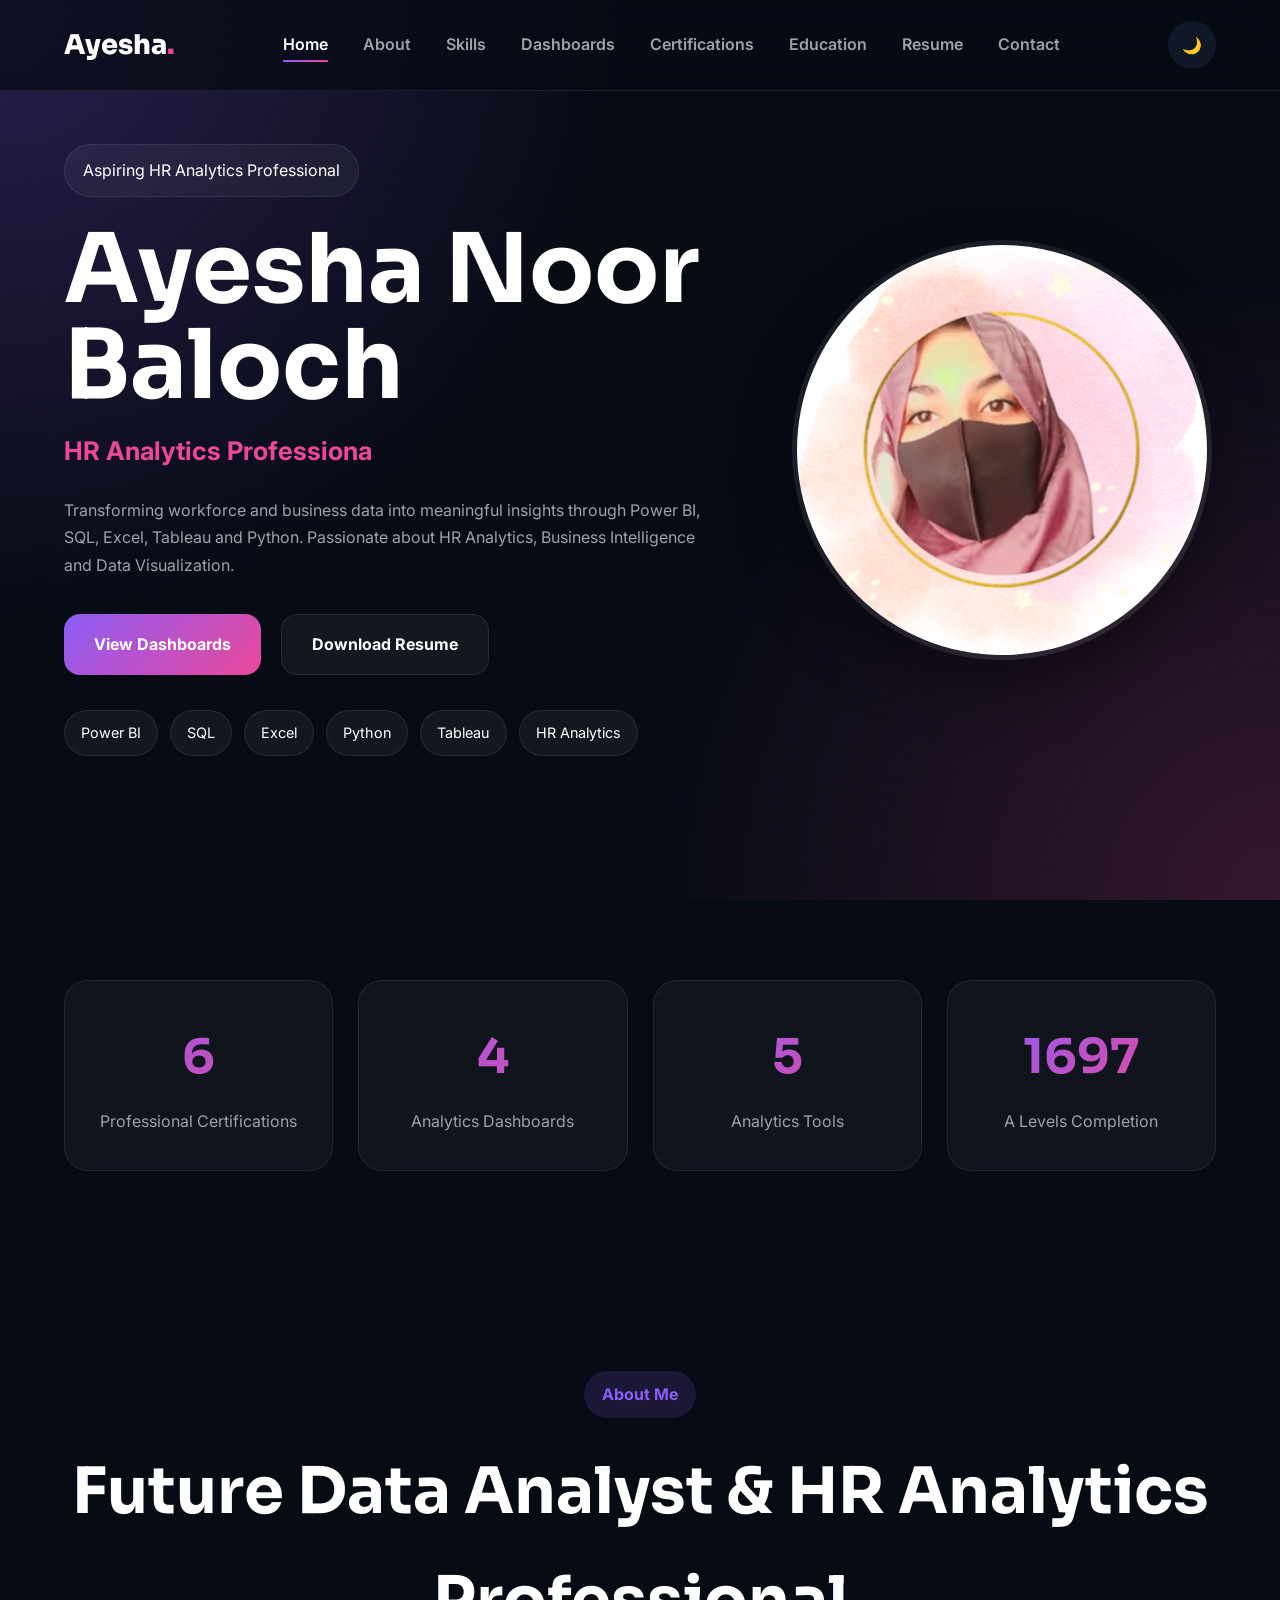
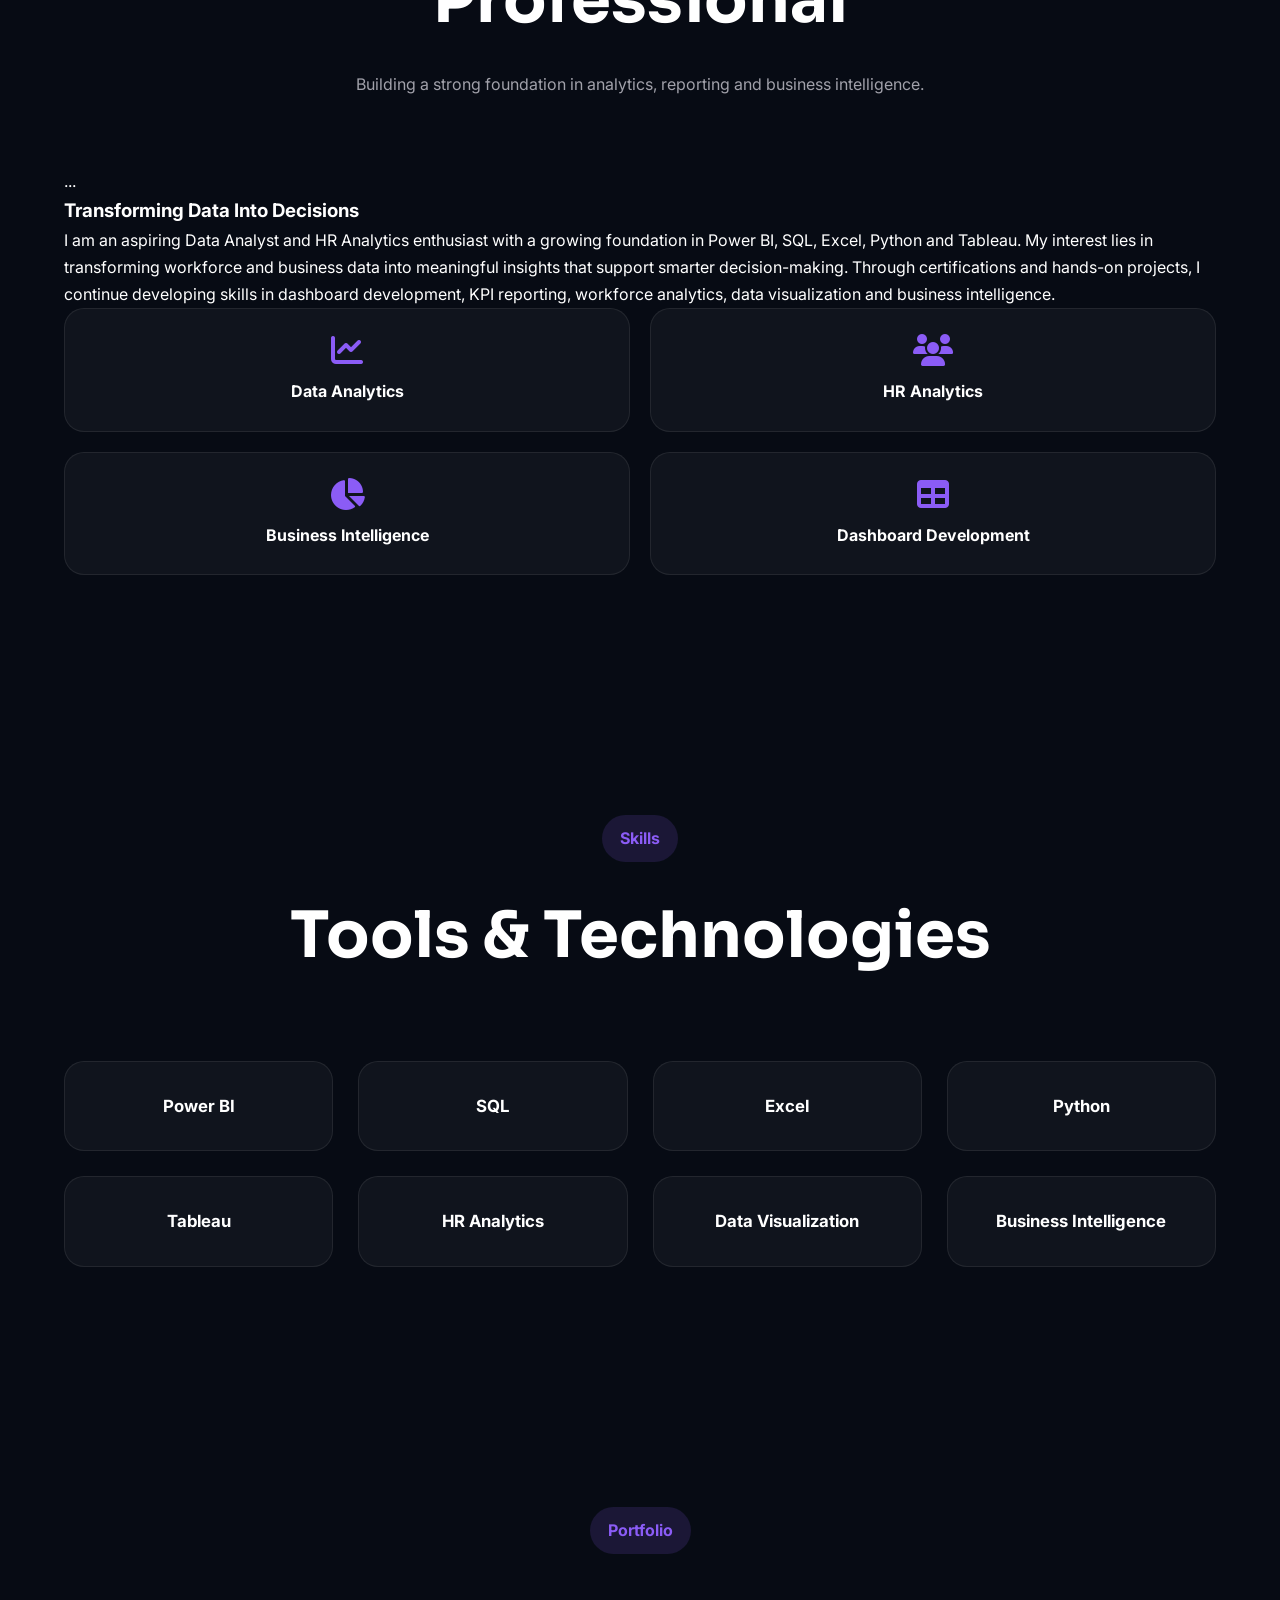
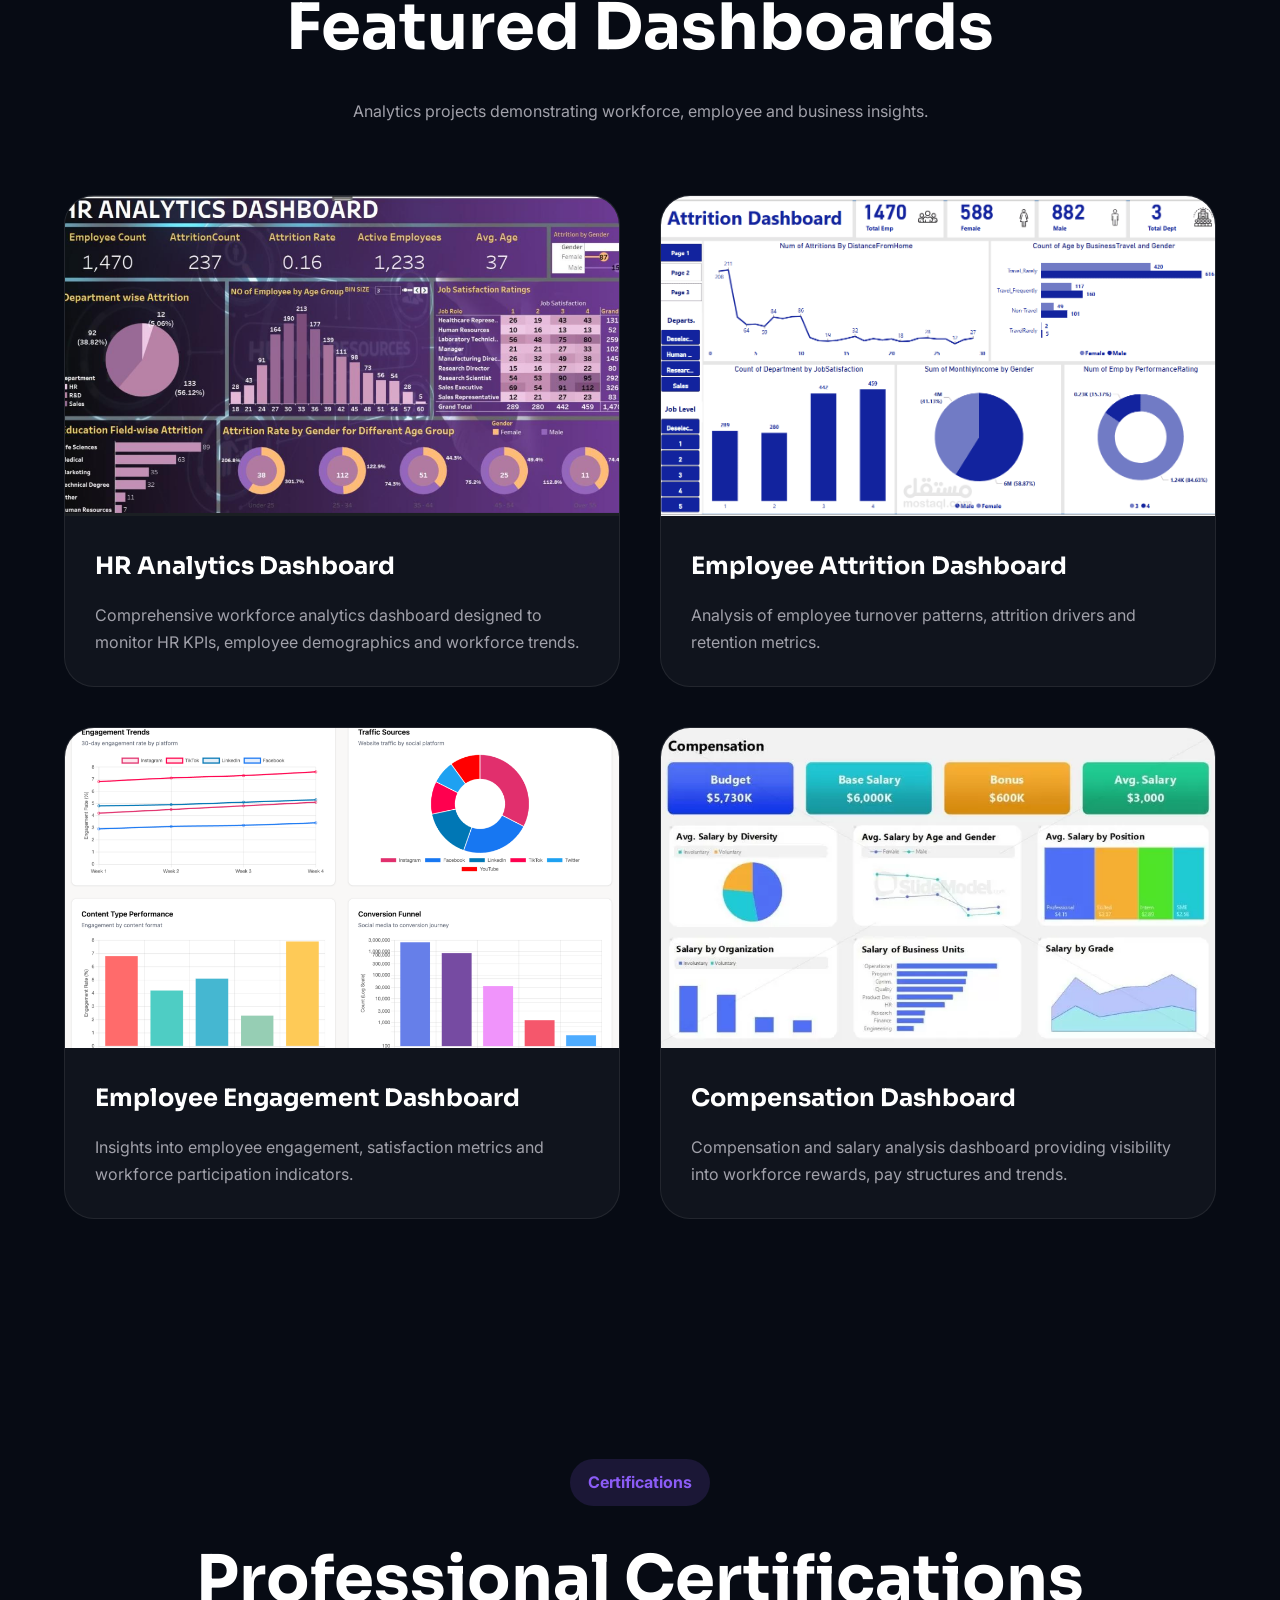
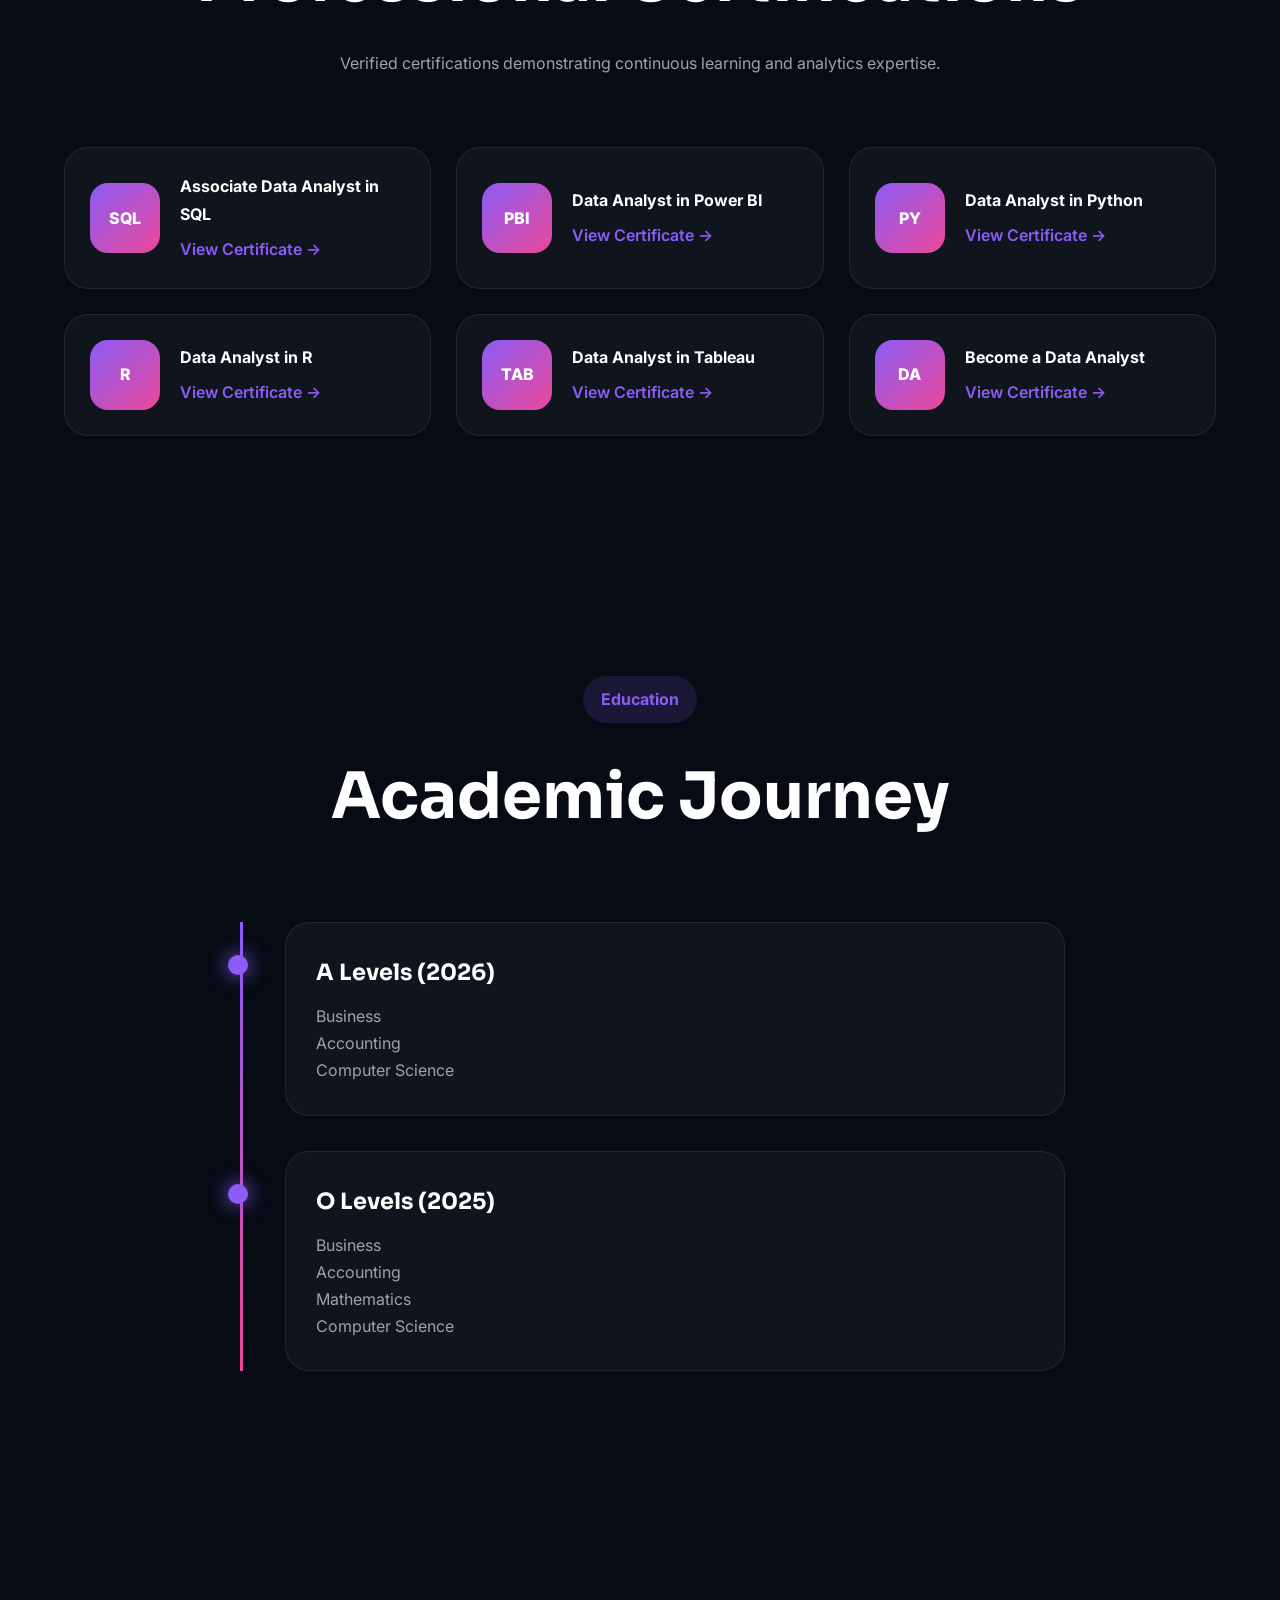
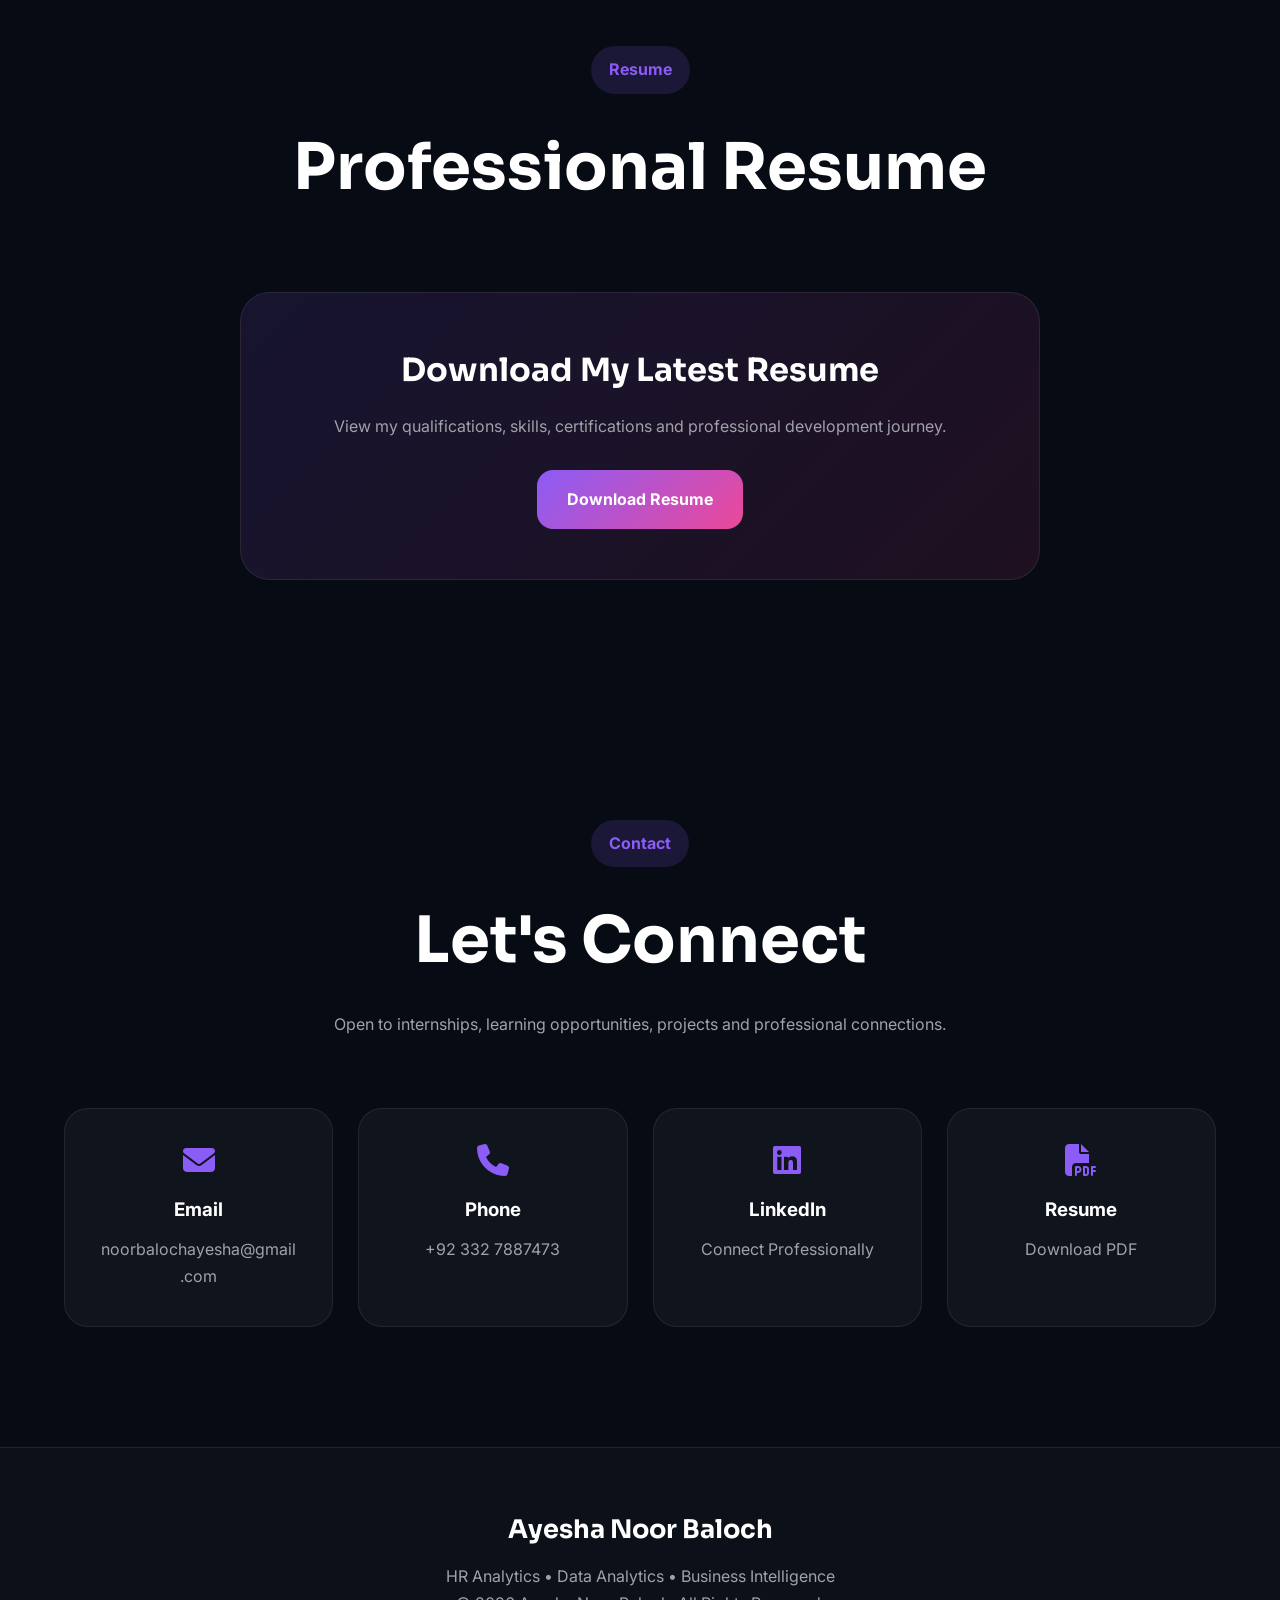
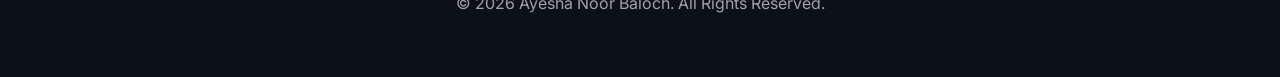
<file: index.html>
<!DOCTYPE html>
<html lang="en">

<head>

<meta charset="UTF-8">
<meta name="viewport" content="width=device-width, initial-scale=1.0">

<title>Ayesha Noor Baloch | HR Analytics & Data Analytics Portfolio</title>

<meta
name="description"
content="Portfolio of Ayesha Noor Baloch showcasing HR Analytics, Data Analytics, Power BI Dashboards, Certifications and Professional Development."
>

<link rel="preconnect" href="https://fonts.googleapis.com">
<link rel="preconnect" href="https://fonts.gstatic.com" crossorigin>

<link href="https://fonts.googleapis.com/css2?family=Inter:wght@300;400;500;600;700;800&family=Sora:wght@400;600;700;800&display=swap" rel="stylesheet">

<link rel="stylesheet" href="https://cdnjs.cloudflare.com/ajax/libs/font-awesome/6.5.1/css/all.min.css">

<link rel="stylesheet" href="style.css">

</head>

<body>

<!-- =========================
HEADER
========================= -->

<header class="header">

<div class="container">

<nav class="navbar">

<a href="#home" class="logo">
Ayesha<span>.</span>
</a>

<ul class="nav-menu">

<li>
<a href="#home">Home</a>
</li>

<li>
<a href="#about">About</a>
</li>

<li>
<a href="#skills">Skills</a>
</li>

<li>
<a href="#dashboards">Dashboards</a>
</li>

<li>
<a href="#certifications">Certifications</a>
</li>

<li>
<a href="#education">Education</a>
</li>

<li>
<a href="#resume">Resume</a>
</li>

<li>
<a href="#contact">Contact</a>
</li>

</ul>

<div class="nav-actions">

<button
id="themeToggle"
class="theme-toggle"
aria-label="Toggle Theme">

🌙

</button>

<button
class="mobile-toggle">

<i class="fas fa-bars"></i>

</button>

</div>

</nav>

</div>

</header>

<!-- =========================
HERO
========================= -->

<section
id="home"
class="hero">

<div class="hero-bg"></div>

<div class="container hero-grid">

<div class="hero-content fade-up">

<div class="hero-badge">

Aspiring HR Analytics Professional

</div>

<h1>

Ayesha Noor Baloch

</h1>

<h2>

<span class="typing-text"></span>

</h2>

<p>

Transforming workforce and business data
into meaningful insights through
Power BI, SQL, Excel, Tableau and Python.

Passionate about HR Analytics,
Business Intelligence and Data Visualization.

</p>

<div class="hero-buttons">

<a
href="#dashboards"
class="btn btn-primary">

View Dashboards

</a>

<a
href="Resume.pdf"
target="_blank"
class="btn btn-secondary">

Download Resume

</a>

</div>

<div class="hero-tags">

<span>Power BI</span>
<span>SQL</span>
<span>Excel</span>
<span>Python</span>
<span>Tableau</span>
<span>HR Analytics</span>

</div>

</div>

<div class="hero-image fade-up">

<img
src="profile pictuer.png"
alt="Ayesha Noor Baloch">

</div>

</div>

</section>

<!-- =========================
STATS
========================= -->

<section class="stats">

<div class="container">

<div class="stats-grid">

<div class="stat-card">

<h3
class="counter"
data-target="6">

0

</h3>

<p>

Professional Certifications

</p>

</div>

<div class="stat-card">

<h3
class="counter"
data-target="4">

0

</h3>

<p>

Analytics Dashboards

</p>

</div>

<div class="stat-card">

<h3
class="counter"
data-target="5">

0

</h3>

<p>

Analytics Tools

</p>

</div>

<div class="stat-card">

<h3
class="counter"
data-target="2026">

0

</h3>

<p>

A Levels Completion

</p>

</div>

</div>

</div>

</section>

<!-- =========================
ABOUT
========================= -->

<section
id="about"
class="section">

<div class="container">

<div class="section-header">

<span>About Me</span>

<h2>

Future Data Analyst & HR Analytics Professional

</h2>

<p>

Building a strong foundation in analytics,
reporting and business intelligence.

</p>

</div>

<div class="about-content about-full fade-up">
...
</div>

<h3>

Transforming Data Into Decisions

</h3>

<p>

I am an aspiring Data Analyst and
HR Analytics enthusiast with a growing
foundation in Power BI, SQL, Excel,
Python and Tableau.

My interest lies in transforming workforce
and business data into meaningful insights
that support smarter decision-making.

Through certifications and hands-on projects,
I continue developing skills in dashboard
development, KPI reporting, workforce analytics,
data visualization and business intelligence.

</p>

<div class="about-cards">

<div class="about-card">

<i class="fas fa-chart-line"></i>

<h4>

Data Analytics

</h4>

</div>

<div class="about-card">

<i class="fas fa-users"></i>

<h4>

HR Analytics

</h4>

</div>

<div class="about-card">

<i class="fas fa-chart-pie"></i>

<h4>

Business Intelligence

</h4>

</div>

<div class="about-card">

<i class="fas fa-table"></i>

<h4>

Dashboard Development

</h4>

</div>

</div>

</div>

</div>

</div>

</section>

<!-- =========================
SKILLS
========================= -->

<section
id="skills"
class="section">

<div class="container">

<div class="section-header">

<span>Skills</span>

<h2>

Tools & Technologies

</h2>

</div>

<div class="skills-grid">

<div class="skill-card">
Power BI
</div>

<div class="skill-card">
SQL
</div>

<div class="skill-card">
Excel
</div>

<div class="skill-card">
Python
</div>

<div class="skill-card">
Tableau
</div>

<div class="skill-card">
HR Analytics
</div>

<div class="skill-card">
Data Visualization
</div>

<div class="skill-card">
Business Intelligence
</div>

</div>

</div>

</section>

<!-- =========================
DASHBOARDS
========================= -->

<section
id="dashboards"
class="section">

<div class="container">

<div class="section-header">

<span>Portfolio</span>

<h2>

Featured Dashboards

</h2>

<p>

Analytics projects demonstrating workforce,
employee and business insights.

</p>

</div>

<div class="dashboard-grid">

<div class="dashboard-card fade-up">

<img
src="HR Analytics.png"
alt="HR Analytics Dashboard">

<div class="dashboard-content">

<h3>

HR Analytics Dashboard

</h3>

<p>

Comprehensive workforce analytics dashboard
designed to monitor HR KPIs,
employee demographics and workforce trends.

</p>

</div>

</div>

<div class="dashboard-card fade-up">

<img
src="attrition dashboard.png"
alt="Employee Attrition Dashboard">

<div class="dashboard-content">

<h3>

Employee Attrition Dashboard

</h3>

<p>

Analysis of employee turnover patterns,
attrition drivers and retention metrics.

</p>

</div>

</div><div class="dashboard-card fade-up">

<img
src="engagement.png"
alt="Employee Engagement Dashboard">

<div class="dashboard-content">

<h3>

Employee Engagement Dashboard

</h3>

<p>

Insights into employee engagement,
satisfaction metrics and workforce
participation indicators.

</p>

</div>

</div>

<div class="dashboard-card fade-up">

<img
src="compensation.webp"
alt="Compensation Dashboard">

<div class="dashboard-content">

<h3>

Compensation Dashboard

</h3>

<p>

Compensation and salary analysis dashboard
providing visibility into workforce rewards,
pay structures and trends.

</p>

</div>

</div>

</div>

</div>

</section>

<!-- =========================
CERTIFICATIONS
========================= -->

<section
id="certifications"
class="section">

<div class="container">

<div class="section-header">

<span>Certifications</span>

<h2>

Professional Certifications

</h2>

<p>

Verified certifications demonstrating
continuous learning and analytics expertise.

</p>

</div>

<div class="cert-grid">

<a
href="Associate Data Analyst in SQL.pdf"
target="_blank"
class="cert-card fade-up">

<div class="cert-icon">
SQL
</div>

<div>

<h3>
Associate Data Analyst in SQL
</h3>

<p>
View Certificate →
</p>

</div>

</a>

<a
href="Data Analyst in Power BI.pdf"
target="_blank"
class="cert-card fade-up">

<div class="cert-icon">
PBI
</div>

<div>

<h3>
Data Analyst in Power BI
</h3>

<p>
View Certificate →
</p>

</div>

</a>

<a
href="Data Analyst in Python.pdf"
target="_blank"
class="cert-card fade-up">

<div class="cert-icon">
PY
</div>

<div>

<h3>
Data Analyst in Python
</h3>

<p>
View Certificate →
</p>

</div>

</a>

<a
href="Data Analyst in R.pdf"
target="_blank"
class="cert-card fade-up">

<div class="cert-icon">
R
</div>

<div>

<h3>
Data Analyst in R
</h3>

<p>
View Certificate →
</p>

</div>

</a>

<a
href="Data Analyst in Tableau.pdf"
target="_blank"
class="cert-card fade-up">

<div class="cert-icon">
TAB
</div>

<div>

<h3>
Data Analyst in Tableau
</h3>

<p>
View Certificate →
</p>

</div>

</a>

<a
href="CertificateOfCompletion_Become a Data Analyst.pdf"
target="_blank"
class="cert-card fade-up">

<div class="cert-icon">
DA
</div>

<div>

<h3>
Become a Data Analyst
</h3>

<p>
View Certificate →
</p>

</div>

</a>

</div>

</div>

</section>

<!-- =========================
EDUCATION
========================= -->

<section
id="education"
class="section">

<div class="container">

<div class="section-header">

<span>Education</span>

<h2>

Academic Journey

</h2>

</div>

<div class="timeline">

<div class="timeline-item fade-up">

<h3>

A Levels (2026)

</h3>

<p>

Business<br>
Accounting<br>
Computer Science

</p>

</div>

<div class="timeline-item fade-up">

<h3>

O Levels (2025)

</h3>

<p>

Business<br>
Accounting<br>
Mathematics<br>
Computer Science

</p>

</div>

</div>

</div>

</section>

<!-- =========================
RESUME
========================= -->

<section
id="resume"
class="section">

<div class="container">

<div class="section-header">

<span>Resume</span>

<h2>

Professional Resume

</h2>

</div>

<div class="resume-card fade-up">

<h3>

Download My Latest Resume

</h3>

<p>

View my qualifications,
skills, certifications and
professional development journey.

</p>

<a
href="Resume.pdf"
target="_blank"
class="btn btn-primary">

Download Resume

</a>

</div>

</div>

</section>

<!-- =========================
CONTACT
========================= -->

<section
id="contact"
class="section">

<div class="container">

<div class="section-header">

<span>Contact</span>

<h2>

Let's Connect

</h2>

<p>

Open to internships,
learning opportunities,
projects and professional connections.

</p>

</div>

<div class="contact-grid">

<a
href="mailto:noorbalochayesha@gmail.com"
class="contact-card fade-up">

<i class="fas fa-envelope"></i>

<h3>Email</h3>

<p>

noorbalochayesha@gmail.com

</p>

</a>

<a
href="tel:+923327887473"
class="contact-card fade-up">

<i class="fas fa-phone"></i>

<h3>Phone</h3>

<p>

+92 332 7887473

</p>

</a>

<a
href="https://www.linkedin.com/in/ayesha-noor-baloch"
target="_blank"
class="contact-card fade-up">

<i class="fab fa-linkedin"></i>

<h3>LinkedIn</h3>

<p>

Connect Professionally

</p>

</a>

<a
href="Resume.pdf"
target="_blank"
class="contact-card fade-up">

<i class="fas fa-file-pdf"></i>

<h3>Resume</h3>

<p>

Download PDF

</p>

</a>

</div>

</div>

</section>

<!-- =========================
FOOTER
========================= -->

<footer class="footer">

<div class="container">

<h3>

Ayesha Noor Baloch

</h3>

<p>

HR Analytics • Data Analytics •
Business Intelligence

</p>

<p id="currentYear"></p>

</div>

</footer>

<!-- =========================
BACK TO TOP
========================= -->

<button
id="backToTop"
class="back-to-top">

<i class="fas fa-arrow-up"></i>

</button>

<script src="script.js"></script>

</body>
</html>
</file>
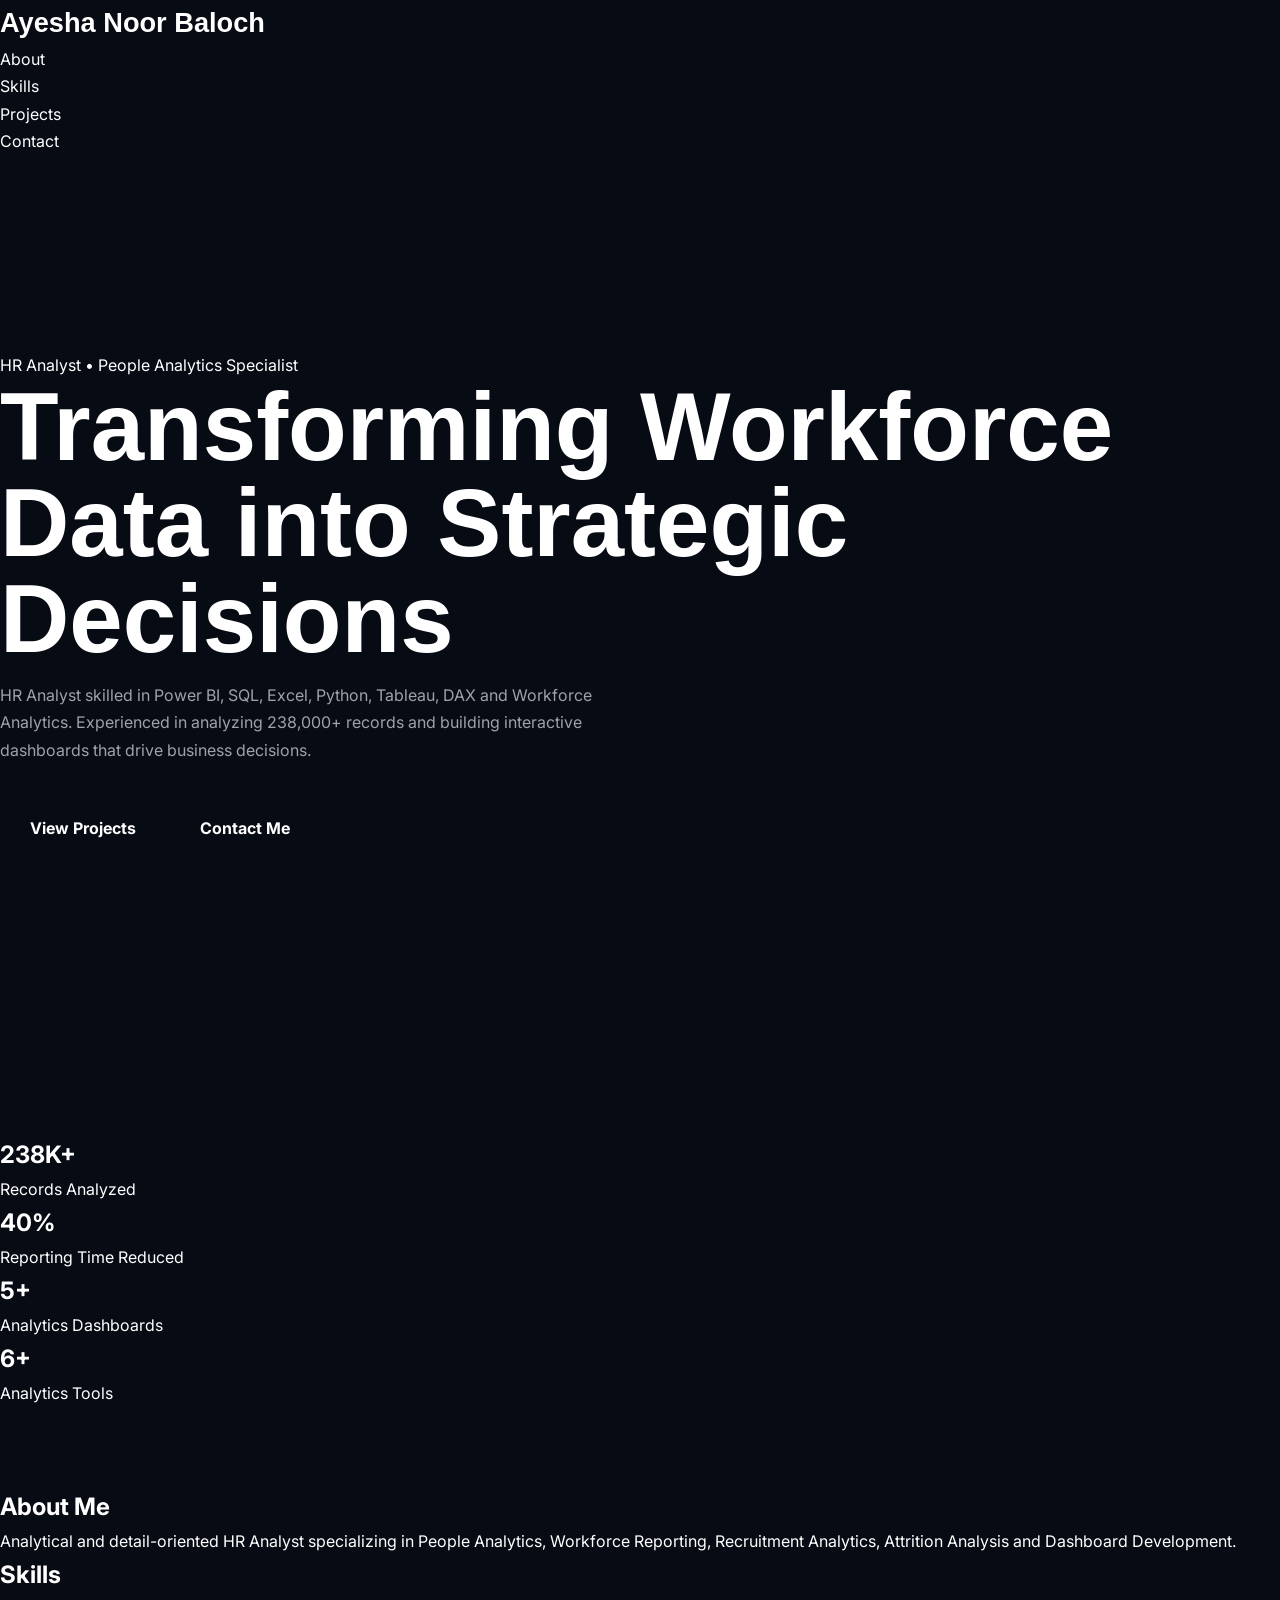
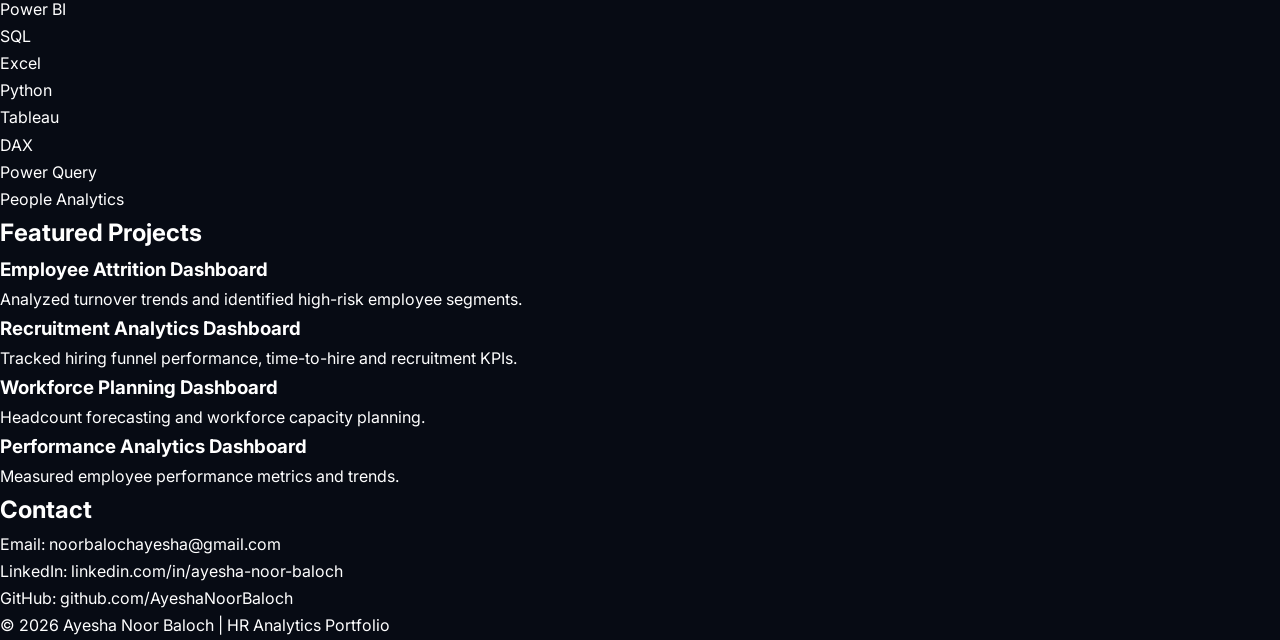
<file: code.html>
<!DOCTYPE html>
<html lang="en">
<head>
<meta charset="UTF-8">
<meta name="viewport" content="width=device-width, initial-scale=1.0">
<title>Ayesha Noor Baloch | HR Analyst Portfolio</title>

<link rel="stylesheet" href="style.css">

<link href="https://fonts.googleapis.com/css2?family=Inter:wght@300;400;500;600;700;800&display=swap" rel="stylesheet">
</head>

<body>

<nav>
    <div class="logo">Ayesha Noor Baloch</div>

    <ul>
        <li><a href="#about">About</a></li>
        <li><a href="#skills">Skills</a></li>
        <li><a href="#projects">Projects</a></li>
        <li><a href="#contact">Contact</a></li>
    </ul>
</nav>

<header class="hero">

    <div class="hero-content">

        <span class="badge">
            HR Analyst • People Analytics Specialist
        </span>

        <h1>
            Transforming Workforce Data into Strategic Decisions
        </h1>

        <p>
            HR Analyst skilled in Power BI, SQL, Excel, Python, Tableau,
            DAX and Workforce Analytics.
            Experienced in analyzing 238,000+ records and building
            interactive dashboards that drive business decisions.
        </p>

        <div class="buttons">

            <a href="#projects" class="btn primary">
                View Projects
            </a>

            <a href="mailto:noorbalochayesha@gmail.com" class="btn secondary">
                Contact Me
            </a>

        </div>

    </div>

</header>

<section class="stats">

    <div class="stat">
        <h2>238K+</h2>
        <p>Records Analyzed</p>
    </div>

    <div class="stat">
        <h2>40%</h2>
        <p>Reporting Time Reduced</p>
    </div>

    <div class="stat">
        <h2>5+</h2>
        <p>Analytics Dashboards</p>
    </div>

    <div class="stat">
        <h2>6+</h2>
        <p>Analytics Tools</p>
    </div>

</section>

<section id="about">

    <h2>About Me</h2>

    <p>
        Analytical and detail-oriented HR Analyst specializing in
        People Analytics, Workforce Reporting, Recruitment Analytics,
        Attrition Analysis and Dashboard Development.
    </p>

</section>

<section id="skills">

    <h2>Skills</h2>

    <div class="skill-grid">

        <div class="card">Power BI</div>
        <div class="card">SQL</div>
        <div class="card">Excel</div>
        <div class="card">Python</div>
        <div class="card">Tableau</div>
        <div class="card">DAX</div>
        <div class="card">Power Query</div>
        <div class="card">People Analytics</div>

    </div>

</section>

<section id="projects">

<h2>Featured Projects</h2>

<div class="project-grid">

<div class="project-card">
<h3>Employee Attrition Dashboard</h3>
<p>
Analyzed turnover trends and identified
high-risk employee segments.
</p>
</div>

<div class="project-card">
<h3>Recruitment Analytics Dashboard</h3>
<p>
Tracked hiring funnel performance,
time-to-hire and recruitment KPIs.
</p>
</div>

<div class="project-card">
<h3>Workforce Planning Dashboard</h3>
<p>
Headcount forecasting and workforce capacity planning.
</p>
</div>

<div class="project-card">
<h3>Performance Analytics Dashboard</h3>
<p>
Measured employee performance metrics and trends.
</p>
</div>

</div>

</section>

<section id="contact">

<h2>Contact</h2>

<p>Email: noorbalochayesha@gmail.com</p>

<p>
LinkedIn:
<a href="https://www.linkedin.com/in/ayesha-noor-baloch" target="_blank">
linkedin.com/in/ayesha-noor-baloch
</a>
</p>

<p>
GitHub:
<a href="https://github.com/AyeshaNoorBaloch" target="_blank">
github.com/AyeshaNoorBaloch
</a>
</p>

</section>

<footer>

© 2026 Ayesha Noor Baloch | HR Analytics Portfolio

</footer>

<script src="script.js"></script>

</body>
</html>
</file>
<file: style.css>
/* ==================================================
   RESET
================================================== */

*,
*::before,
*::after{
margin:0;
padding:0;
box-sizing:border-box;
}

html{
scroll-behavior:smooth;
}

body{
font-family:'Inter',sans-serif;
background:#070b14;
color:#ffffff;
overflow-x:hidden;
line-height:1.7;
}

img{
display:block;
max-width:100%;
}

a{
text-decoration:none;
color:inherit;
}

ul{
list-style:none;
}

/* ==================================================
   VARIABLES
================================================== */

:root{

--primary:#8b5cf6;
--secondary:#ec4899;
--accent:#06b6d4;

--dark:#070b14;
--card:#101827;
--card-light:#172235;

--text:#ffffff;
--muted:#a1a1aa;

--border:rgba(255,255,255,.08);

--shadow:
0 20px 50px rgba(0,0,0,.35);

--radius:24px;

}

/* ==================================================
   GLOBAL
================================================== */

.container{
width:min(1200px,90%);
margin:auto;
}

.section{
padding:120px 0;
position:relative;
}

.section-header{
text-align:center;
margin-bottom:70px;
}

.section-header span{

display:inline-block;

padding:10px 18px;

border-radius:999px;

background:
rgba(139,92,246,.15);

color:var(--primary);

font-weight:700;

margin-bottom:20px;
}

.section-header h2{

font-size:
clamp(2.4rem,5vw,4.5rem);

font-family:'Sora',sans-serif;

margin-bottom:15px;
}

.section-header p{
max-width:700px;
margin:auto;
color:var(--muted);
}

/* ==================================================
   HEADER
================================================== */

.header{

position:fixed;

top:0;
left:0;

width:100%;

z-index:1000;

background:
rgba(7,11,20,.75);

backdrop-filter:
blur(20px);

border-bottom:
1px solid var(--border);
}

.navbar{

height:90px;

display:flex;

align-items:center;

justify-content:space-between;
}

.logo{

font-size:1.7rem;

font-weight:800;

font-family:'Sora',sans-serif;
}

.logo span{
color:var(--secondary);
}

.nav-menu{

display:flex;

gap:35px;
}

.nav-menu a{

color:var(--muted);

font-weight:600;

transition:.3s;
}

.nav-menu a:hover{
color:white;
}

.nav-actions{
display:flex;
align-items:center;
gap:15px;
}

.theme-toggle,
.mobile-toggle{

width:48px;
height:48px;

border:none;

border-radius:50%;

cursor:pointer;

background:var(--card);

color:white;

font-size:1rem;
}

.mobile-toggle{
display:none;
}

/* ==================================================
   HERO
================================================== */

.hero{

min-height:100vh;

display:flex;

align-items:center;

position:relative;

overflow:hidden;
}

.hero-bg{

position:absolute;
inset:0;

background:

radial-gradient(
circle at top left,
rgba(139,92,246,.25),
transparent 40%
),

radial-gradient(
circle at bottom right,
rgba(236,72,153,.20),
transparent 40%
);
}

.hero-grid{

display:grid;

grid-template-columns:
1.2fr .8fr;

gap:80px;

align-items:center;
}

.hero-content{
position:relative;
z-index:2;
}

.hero-badge{

display:inline-block;

padding:12px 18px;

border-radius:999px;

background:
rgba(255,255,255,.05);

border:
1px solid var(--border);

margin-bottom:25px;
}

.hero h1{

font-size:
clamp(3.5rem,8vw,6rem);

line-height:1;

font-family:'Sora',sans-serif;

margin-bottom:15px;
}

.hero h2{

font-size:1.6rem;

color:var(--secondary);

margin-bottom:25px;

min-height:40px;
}

.hero p{

color:var(--muted);

max-width:650px;

margin-bottom:35px;
}
/* ==================================================
   HERO BUTTONS
================================================== */

.hero-buttons{

display:flex;
gap:20px;
flex-wrap:wrap;

margin-bottom:35px;
}

.btn{

display:inline-flex;

align-items:center;
justify-content:center;

padding:16px 30px;

border-radius:16px;

font-weight:700;

transition:.4s ease;
}

.btn-primary{

background:
linear-gradient(
135deg,
var(--primary),
var(--secondary)
);

color:white;
}

.btn-primary:hover{

transform:translateY(-5px);

box-shadow:
0 15px 35px rgba(139,92,246,.35);

}

.btn-secondary{

background:
rgba(255,255,255,.05);

border:
1px solid var(--border);

backdrop-filter:
blur(10px);
}

.btn-secondary:hover{

transform:translateY(-5px);

border-color:
var(--primary);
}

.hero-tags{

display:flex;
flex-wrap:wrap;
gap:12px;
}

.hero-tags span{

padding:10px 16px;

border-radius:999px;

background:
rgba(255,255,255,.05);

border:
1px solid var(--border);

font-size:.9rem;
}

.hero-image{

display:flex;
justify-content:center;
align-items:center;
}

.hero-image img{

width:420px;
height:420px;

object-fit:cover;

border-radius:50%;

border:
5px solid rgba(255,255,255,.08);

box-shadow:
0 25px 60px rgba(0,0,0,.4);

animation:
float 6s ease-in-out infinite;
}

/* ==================================================
   STATS
================================================== */

.stats{

padding:80px 0;
}

.stats-grid{

display:grid;

grid-template-columns:
repeat(4,1fr);

gap:25px;
}

.stat-card{

background:
rgba(255,255,255,.04);

backdrop-filter:
blur(16px);

padding:35px;

border-radius:var(--radius);

border:
1px solid var(--border);

text-align:center;

transition:.4s ease;
}

.stat-card:hover{

transform:
translateY(-8px);

border-color:
rgba(139,92,246,.4);
}

.stat-card h3{

font-size:3rem;

font-family:'Sora',sans-serif;

background:
linear-gradient(
135deg,
var(--primary),
var(--secondary)
);

-webkit-background-clip:text;
-webkit-text-fill-color:transparent;

margin-bottom:10px;
}

.stat-card p{
color:var(--muted);
}

/* ==================================================
   ABOUT
================================================== */

.about-wrapper{

display:grid;

grid-template-columns:
.8fr 1.2fr;

gap:60px;

align-items:center;

position:relative;
}

.about-glow{

position:absolute;

width:300px;
height:300px;

background:
radial-gradient(
circle,
rgba(139,92,246,.25),
transparent 70%
);

filter:blur(80px);

left:-100px;
top:-50px;
}

.about-image img{

border-radius:30px;

box-shadow:
0 25px 60px rgba(0,0,0,.35);
}

.about-content h3{

font-size:2rem;

margin-bottom:20px;

font-family:'Sora',sans-serif;
}

.about-content p{

color:var(--muted);

margin-bottom:30px;
}

.about-cards{

display:grid;

grid-template-columns:
repeat(2,1fr);

gap:20px;
}

.about-card{

background:
rgba(255,255,255,.04);

border:
1px solid var(--border);

padding:25px;

border-radius:20px;

text-align:center;

transition:.4s;
}

.about-card:hover{

transform:
translateY(-8px);

border-color:
var(--primary);
}

.about-card i{

font-size:2rem;

color:var(--primary);

margin-bottom:12px;
}

/* ==================================================
   SKILLS
================================================== */

.skills-grid{

display:grid;

grid-template-columns:
repeat(auto-fit,minmax(220px,1fr));

gap:25px;
}

.skill-card{

background:
rgba(255,255,255,.04);

padding:30px;

border-radius:20px;

border:
1px solid var(--border);

text-align:center;

font-weight:700;

font-size:1.05rem;

transition:.4s ease;
}

.skill-card:hover{

transform:
translateY(-8px);

background:
linear-gradient(
135deg,
rgba(139,92,246,.15),
rgba(236,72,153,.15)
);

border-color:
var(--primary);
}

/* ==================================================
   DASHBOARDS
================================================== */

.dashboard-grid{

display:grid;

grid-template-columns:
repeat(auto-fit,minmax(500px,1fr));

gap:40px;
}

.dashboard-card{

overflow:hidden;

background:
rgba(255,255,255,.04);

border:
1px solid var(--border);

border-radius:30px;

transition:.5s ease;
}

.dashboard-card:hover{

transform:
translateY(-10px);

box-shadow:
0 25px 60px rgba(0,0,0,.35);
}

.dashboard-card img{

width:100%;

height:320px;

object-fit:cover;

transition:.6s;
}

.dashboard-card:hover img{

transform:scale(1.04);
}

.dashboard-content{

padding:30px;
}

.dashboard-content h3{

font-size:1.5rem;

margin-bottom:15px;

font-family:'Sora',sans-serif;
}

.dashboard-content p{

color:var(--muted);
}/* ==================================================
   CERTIFICATIONS
================================================== */

.cert-grid{

display:grid;

grid-template-columns:
repeat(auto-fit,minmax(320px,1fr));

gap:25px;
}

.cert-card{

display:flex;

align-items:center;

gap:20px;

padding:25px;

background:
rgba(255,255,255,.04);

border:
1px solid var(--border);

border-radius:24px;

transition:.4s ease;
}

.cert-card:hover{

transform:
translateY(-8px);

border-color:
var(--primary);

box-shadow:
0 20px 40px rgba(0,0,0,.25);
}

.cert-icon{

width:70px;
height:70px;

flex-shrink:0;

display:flex;
align-items:center;
justify-content:center;

border-radius:18px;

font-weight:800;

background:
linear-gradient(
135deg,
var(--primary),
var(--secondary)
);

color:white;
}

.cert-card h3{

font-size:1rem;

margin-bottom:8px;
}

.cert-card p{

color:var(--primary);

font-weight:600;
}

/* ==================================================
   EDUCATION
================================================== */

.timeline{

max-width:850px;
margin:auto;
position:relative;
}

.timeline::before{

content:"";

position:absolute;

left:25px;
top:0;
bottom:0;

width:3px;

background:
linear-gradient(
to bottom,
var(--primary),
var(--secondary)
);
}

.timeline-item{

margin-left:70px;

margin-bottom:35px;

padding:30px;

border-radius:24px;

background:
rgba(255,255,255,.04);

border:
1px solid var(--border);

position:relative;
}

.timeline-item::before{

content:"";

position:absolute;

left:-58px;
top:32px;

width:20px;
height:20px;

border-radius:50%;

background:
var(--primary);

box-shadow:
0 0 20px var(--primary);
}

.timeline-item h3{

font-size:1.4rem;

margin-bottom:12px;

font-family:'Sora',sans-serif;
}

.timeline-item p{

color:var(--muted);
}

/* ==================================================
   RESUME
================================================== */

.resume-card{

max-width:800px;

margin:auto;

padding:50px;

text-align:center;

border-radius:30px;

background:
linear-gradient(
135deg,
rgba(139,92,246,.12),
rgba(236,72,153,.10)
);

border:
1px solid rgba(255,255,255,.08);
}

.resume-card h3{

font-size:2rem;

margin-bottom:15px;

font-family:'Sora',sans-serif;
}

.resume-card p{

color:var(--muted);

margin-bottom:30px;
}

/* ==================================================
   CONTACT
================================================== */

.contact-grid{

display:grid;

grid-template-columns:
repeat(auto-fit,minmax(260px,1fr));

gap:25px;
}

.contact-card{

padding:35px;

text-align:center;

border-radius:24px;

background:
rgba(255,255,255,.04);

border:
1px solid var(--border);

transition:.4s ease;
}

.contact-card:hover{

transform:
translateY(-8px);

border-color:
var(--primary);
}

.contact-card i{

font-size:2rem;

margin-bottom:18px;

color:var(--primary);
}

.contact-card h3{

margin-bottom:10px;
}

.contact-card p{

color:var(--muted);

word-break:break-word;
}

/* ==================================================
   FOOTER
================================================== */

.footer{

padding:60px 0;

text-align:center;

border-top:
1px solid var(--border);

background:
rgba(255,255,255,.02);
}

.footer h3{

font-size:1.6rem;

margin-bottom:12px;

font-family:'Sora',sans-serif;
}

.footer p{

color:var(--muted);
}

/* ==================================================
   BACK TO TOP
================================================== */

.back-to-top{

position:fixed;

right:25px;
bottom:25px;

width:55px;
height:55px;

display:none;

align-items:center;
justify-content:center;

border:none;

cursor:pointer;

border-radius:50%;

background:
linear-gradient(
135deg,
var(--primary),
var(--secondary)
);

color:white;

font-size:1.1rem;

z-index:999;
}

/* ==================================================
   SCROLL ANIMATION
================================================== */

.fade-up{

opacity:0;

transform:
translateY(50px);
}

.fade-up.show{

opacity:1;

transform:
translateY(0);

transition:
all .8s ease;
}

/* ==================================================
   ANIMATIONS
================================================== */

@keyframes float{

0%,100%{

transform:
translateY(0);
}

50%{

transform:
translateY(-18px);
}

}

/* ==================================================
   DARK MODE SUPPORT
================================================== */

body.light{

background:#f8fafc;
color:#0f172a;
}

body.light .header{

background:
rgba(255,255,255,.8);
}

body.light .stat-card,
body.light .skill-card,
body.light .dashboard-card,
body.light .cert-card,
body.light .timeline-item,
body.light .contact-card{

background:white;

color:#0f172a;
}

body.light p{

color:#64748b;
}

/* ==================================================
   MOBILE
================================================== */

@media(max-width:1100px){

.hero-grid,
.about-wrapper{

grid-template-columns:1fr;
}

.hero-content{

text-align:center;
}

.hero-buttons,
.hero-tags{

justify-content:center;
}

.hero-image{

order:-1;
}

.hero-image img{

width:320px;
height:320px;
}
}

@media(max-width:900px){

.dashboard-grid{

grid-template-columns:1fr;
}

.stats-grid{

grid-template-columns:
repeat(2,1fr);
}
}

@media(max-width:768px){

.mobile-toggle{

display:flex;

align-items:center;
justify-content:center;
}

.nav-menu{

position:fixed;

top:90px;
right:-100%;

width:280px;
height:calc(100vh - 90px);

background:#101827;

flex-direction:column;

padding:40px 25px;

transition:.4s ease;

border-left:
1px solid var(--border);
}

.nav-menu.active{

right:0;
}

.about-cards{

grid-template-columns:1fr;
}

.hero h1{

font-size:3rem;
}

.section{

padding:90px 0;
}
}

@media(max-width:600px){

.stats-grid{

grid-template-columns:1fr;
}

.hero-image img{

width:260px;
height:260px;
}

.dashboard-card img{

height:240px;
}

.resume-card{

padding:35px 25px;
}

.timeline-item{

margin-left:50px;
}
}
.nav-menu a.active{
color:#ffffff;
position:relative;
}

.nav-menu a.active::after{
content:"";
position:absolute;
left:0;
bottom:-8px;
width:100%;
height:2px;
background:linear-gradient(
90deg,
var(--primary),
var(--secondary)
);
}
</file>
